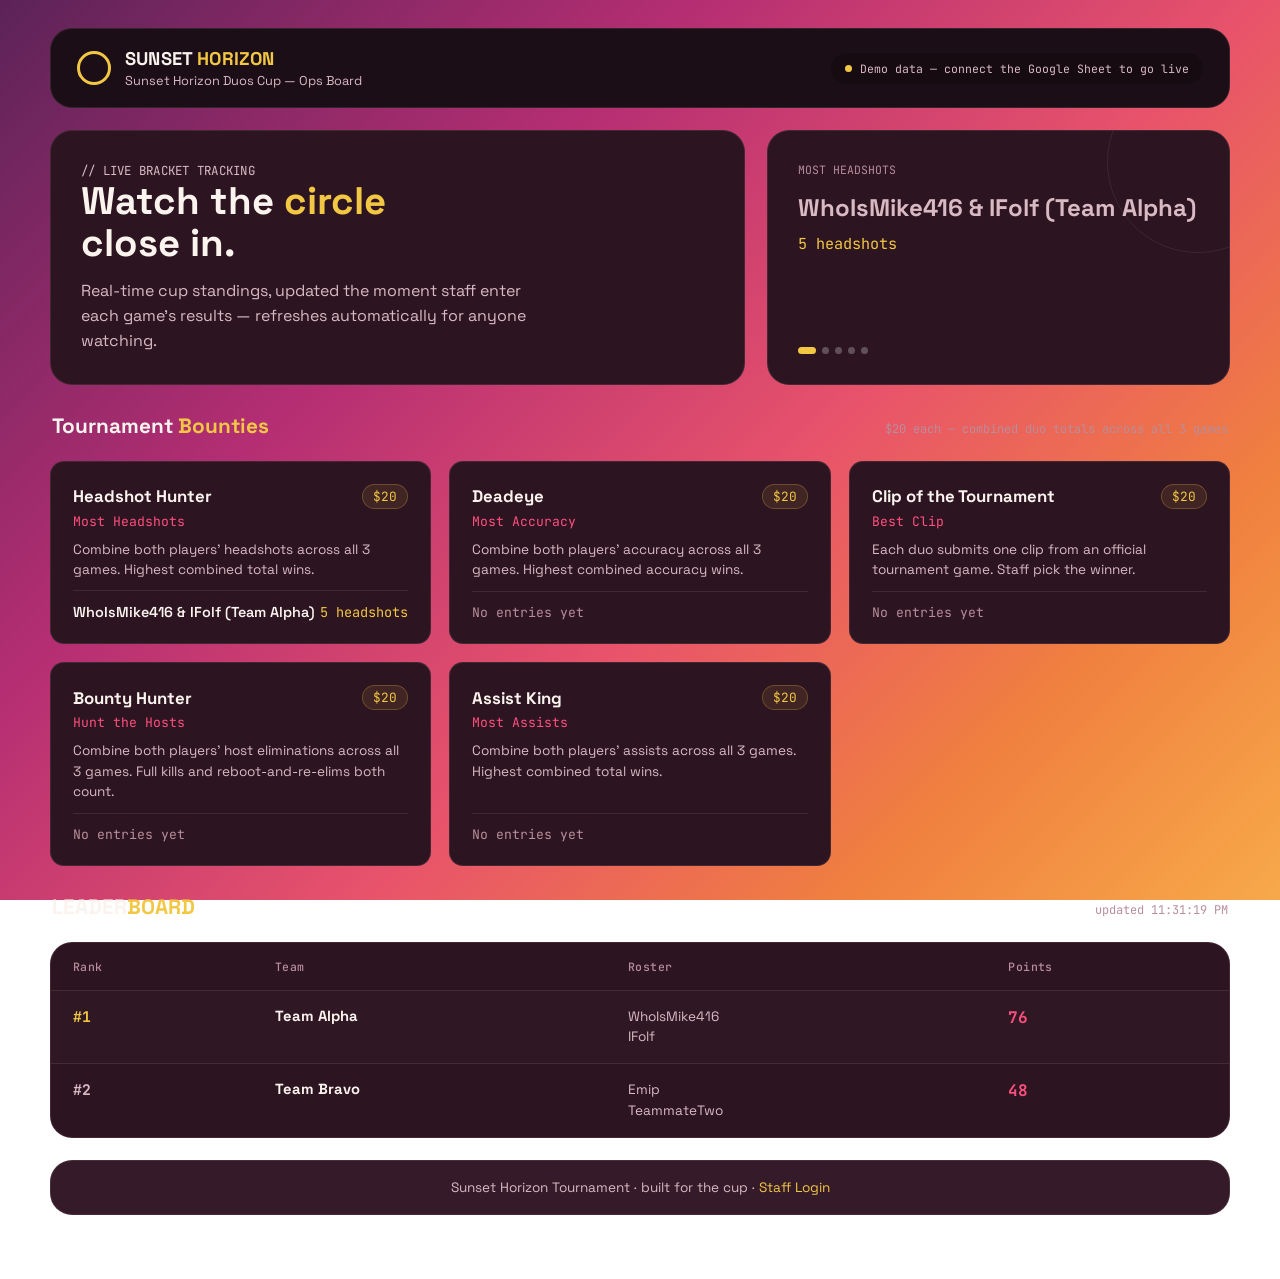
<file: index.html>
<!doctype html>
<html lang="en">
<head>
<meta charset="utf-8" />
<meta name="viewport" content="width=device-width, initial-scale=1" />
<title>Sunset Horizon — Duos Cup</title>
<link rel="preconnect" href="https://fonts.googleapis.com">
<link href="https://fonts.googleapis.com/css2?family=Space+Grotesk:wght@400;500;700&family=JetBrains+Mono:wght@400;500&display=swap" rel="stylesheet">
<link rel="stylesheet" href="css/style.css" />
</head>
<body>
<div class="wrap">

  <header class="topbar">
    <div class="brand">
      <div class="ring"></div>
      <div>
        <h1>SUNSET <span class="accent">HORIZON</span></h1>
        <p class="sub">Sunset Horizon Duos Cup — Ops Board</p>
      </div>
    </div>
    <div class="status-pill" id="statusPill"><span class="dot"></span><span id="statusText">Connecting…</span></div>
  </header>

  <section class="hero">
    <div class="panel">
      <p class="eyebrow">// LIVE BRACKET TRACKING</p>
      <h2 class="hero-title">Watch the <span class="accent">circle</span> close in.</h2>
      <p>Real-time cup standings, updated the moment staff enter each game's results — refreshes automatically for anyone watching.</p>
    </div>

    <div class="panel spotlight">
      <div>
        <p class="label" id="spotlightLabel">MOST HEADSHOTS</p>
        <p class="who" id="spotlightWho">—</p>
        <p class="metric" id="spotlightMetric">Waiting for stats…</p>
      </div>
      <div class="dots" id="spotlightDots"></div>
    </div>
  </section>

  <section>
    <div class="section-head">
      <h2>Tournament <span class="accent">Bounties</span></h2>
      <span class="meta">$20 each — combined duo totals across all 3 games</span>
    </div>
  </section>

  <section class="bounty-grid" id="bountyGrid"></section>

  <section>
    <div class="section-head">
      <h2>LEADER<span class="accent">BOARD</span></h2>
      <span class="meta" id="updatedMeta">updated —</span>
    </div>
  </section>

  <section class="board">
    <table>
      <thead>
        <tr><th>Rank</th><th>Team</th><th>Roster</th><th>Points</th></tr>
      </thead>
      <tbody id="leaderboardBody">
        <tr><td colspan="4" class="empty-state">Loading standings…</td></tr>
      </tbody>
    </table>
  </section>

  <footer class="footer">
    Sunset Horizon Tournament · built for the cup · <a href="admin.html">Staff Login</a>
  </footer>

</div>

<script src="js/sheets-config.js"></script>
<script src="js/csv.js"></script>
<script src="js/data.js"></script>
<script src="js/app.js"></script>
</body>
</html>
</file>
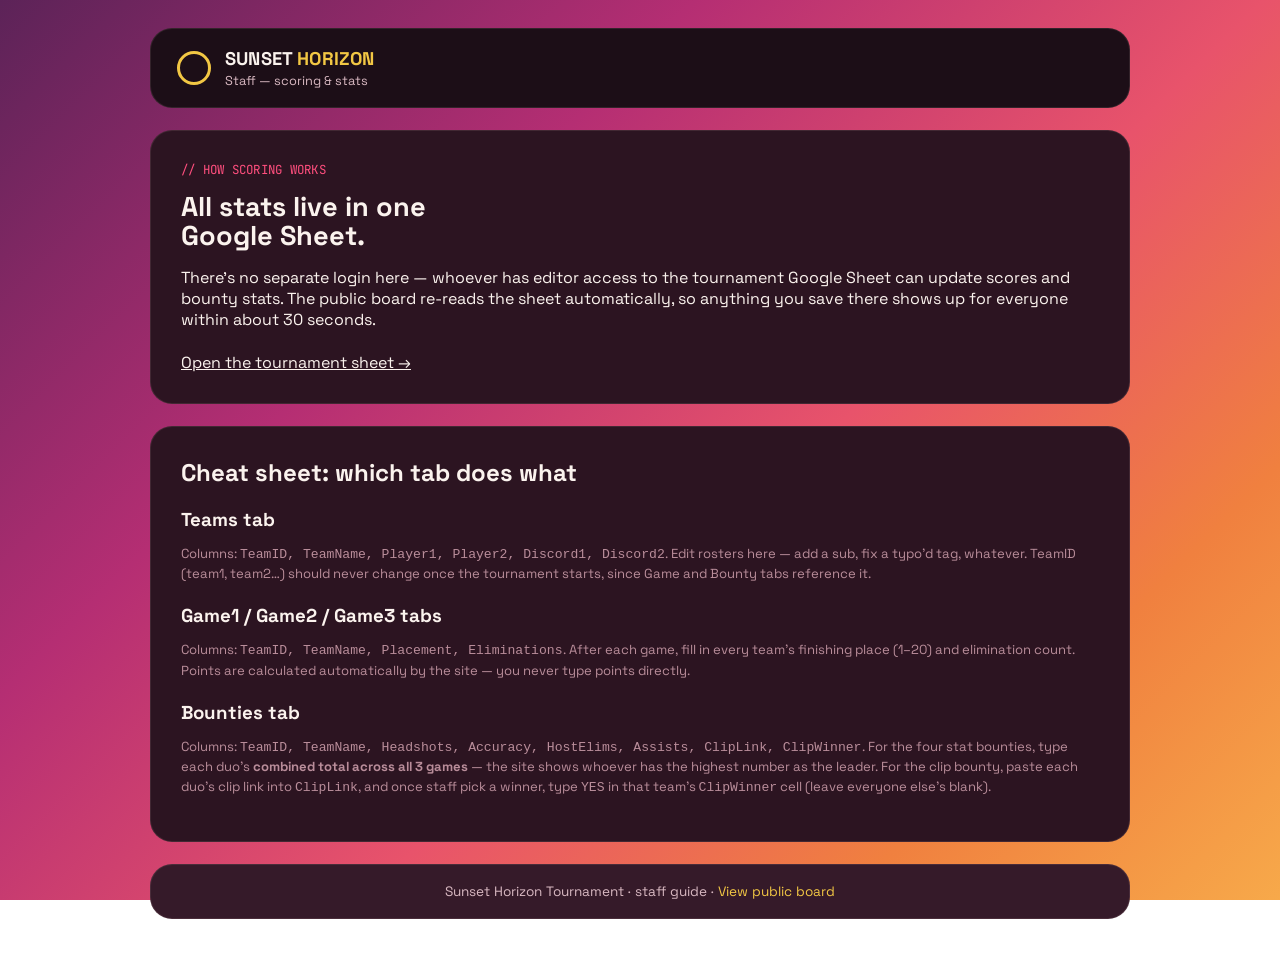
<file: admin.html>
<!doctype html>
<html lang="en">
<head>
<meta charset="utf-8" />
<meta name="viewport" content="width=device-width, initial-scale=1" />
<title>Staff — Sunset Horizon</title>
<link rel="preconnect" href="https://fonts.googleapis.com">
<link href="https://fonts.googleapis.com/css2?family=Space+Grotesk:wght@400;500;700&family=JetBrains+Mono:wght@400;500&display=swap" rel="stylesheet">
<link rel="stylesheet" href="css/style.css" />
</head>
<body>
<div class="wrap admin-shell">

  <header class="topbar">
    <div class="brand">
      <div class="ring"></div>
      <div>
        <h1>SUNSET <span class="accent">HORIZON</span></h1>
        <p class="sub">Staff — scoring &amp; stats</p>
      </div>
    </div>
  </header>

  <section class="panel">
    <p class="eyebrow">// HOW SCORING WORKS</p>
    <h2 class="hero-title" style="font-size:1.7rem;">All stats live in one Google Sheet.</h2>
    <p style="margin-bottom:22px;">
      There's no separate login here — whoever has editor access to the tournament
      Google Sheet can update scores and bounty stats. The public board re-reads
      the sheet automatically, so anything you save there shows up for everyone
      within about 30 seconds.
    </p>
    <a href="#" id="openSheetBtn" class="btn" target="_blank" rel="noopener">Open the tournament sheet →</a>
    <p class="hint" id="sheetNotConfigured" style="margin-top:14px; display:none;">
      The sheet link hasn't been set yet — add it to <code>editUrl</code> in <code>js/sheets-config.js</code>.
    </p>
  </section>

  <section class="panel">
    <h2 style="margin-top:0;">Cheat sheet: which tab does what</h2>

    <div style="margin-bottom:20px;">
      <h3 style="margin-bottom:6px;">Teams tab</h3>
      <p class="hint">Columns: <code>TeamID, TeamName, Player1, Player2, Discord1, Discord2</code>. Edit rosters here — add a sub, fix a typo'd tag, whatever. TeamID (team1, team2…) should never change once the tournament starts, since Game and Bounty tabs reference it.</p>
    </div>

    <div style="margin-bottom:20px;">
      <h3 style="margin-bottom:6px;">Game1 / Game2 / Game3 tabs</h3>
      <p class="hint">Columns: <code>TeamID, TeamName, Placement, Eliminations</code>. After each game, fill in every team's finishing place (1–20) and elimination count. Points are calculated automatically by the site — you never type points directly.</p>
    </div>

    <div>
      <h3 style="margin-bottom:6px;">Bounties tab</h3>
      <p class="hint">Columns: <code>TeamID, TeamName, Headshots, Accuracy, HostElims, Assists, ClipLink, ClipWinner</code>. For the four stat bounties, type each duo's <strong>combined total across all 3 games</strong> — the site shows whoever has the highest number as the leader. For the clip bounty, paste each duo's clip link into <code>ClipLink</code>, and once staff pick a winner, type <code>YES</code> in that team's <code>ClipWinner</code> cell (leave everyone else's blank).</p>
    </div>
  </section>

  <footer class="footer">
    Sunset Horizon Tournament · staff guide · <a href="index.html">View public board</a>
  </footer>

</div>

<script src="js/sheets-config.js"></script>
<script>
  const link = document.getElementById("openSheetBtn");
  if (SHEETS_CONFIG.editUrl && !SHEETS_CONFIG.editUrl.startsWith("PASTE_")) {
    link.href = SHEETS_CONFIG.editUrl;
  } else {
    link.style.display = "none";
    document.getElementById("sheetNotConfigured").style.display = "block";
  }
</script>
</body>
</html>
</file>
<file: css/style.css>
/* ============================================================
   Sunset Horizon — Tournament Ops Board
   Tokens
   ============================================================ */
:root {
  --gold: #f2c744;
  --gold-dim: #c9a23a;
  --pink: #ff4f7e;
  --pink-dim: #d43e69;
  --ink: #fbf3ee;
  --ink-muted: #d9b9c2;
  --ink-faint: #b98d9a;

  --card: #2c1421;
  --card-soft: #351a29;
  --card-border: rgba(255, 214, 200, 0.10);
  --header-bg: #1c0e17;

  --sunset: linear-gradient(135deg, #5c2358 0%, #b52e73 32%, #e8536b 58%, #f0803f 80%, #f7a94a 100%);

  --radius-lg: 22px;
  --radius-md: 14px;
  --radius-sm: 8px;

  --font-display: "Space Grotesk", "Segoe UI", sans-serif;
  --font-mono: "JetBrains Mono", "SFMono-Regular", Consolas, monospace;
}

* { box-sizing: border-box; }

html, body {
  margin: 0;
  padding: 0;
  min-height: 100%;
  background: var(--sunset);
  background-attachment: fixed;
  font-family: var(--font-display);
  color: var(--ink);
}

body {
  padding: 28px 24px 64px;
}

a { color: inherit; }

.wrap {
  max-width: 1180px;
  margin: 0 auto;
  display: flex;
  flex-direction: column;
  gap: 22px;
}

/* ---------- header ---------- */
.topbar {
  background: var(--header-bg);
  border-radius: var(--radius-lg);
  padding: 18px 26px;
  display: flex;
  align-items: center;
  justify-content: space-between;
  gap: 16px;
  flex-wrap: wrap;
  border: 1px solid var(--card-border);
}

.brand {
  display: flex;
  align-items: center;
  gap: 14px;
}

.brand .ring {
  width: 34px;
  height: 34px;
  border-radius: 50%;
  border: 3px solid var(--gold);
  flex-shrink: 0;
}

.brand h1 {
  font-size: 1.15rem;
  margin: 0;
  letter-spacing: 0.01em;
}

.brand h1 .accent { color: var(--gold); }

.brand .sub {
  margin: 2px 0 0;
  font-size: 0.8rem;
  color: var(--ink-muted);
}

.status-pill {
  font-family: var(--font-mono);
  font-size: 0.72rem;
  color: var(--ink-muted);
  background: rgba(0,0,0,0.25);
  padding: 8px 14px;
  border-radius: 999px;
  display: flex;
  align-items: center;
  gap: 8px;
}

.status-pill .dot {
  width: 7px;
  height: 7px;
  border-radius: 50%;
  background: var(--gold);
}

.status-pill.live .dot { background: #59e07a; }

/* ---------- hero ---------- */
.hero {
  display: grid;
  grid-template-columns: 1.5fr 1fr;
  gap: 22px;
}

@media (max-width: 820px) {
  .hero { grid-template-columns: 1fr; }
}

.panel {
  background: var(--card);
  border: 1px solid var(--card-border);
  border-radius: var(--radius-lg);
  padding: 30px;
}

.eyebrow {
  font-family: var(--font-mono);
  font-size: 0.78rem;
  color: var(--pink);
  margin: 0 0 14px;
  letter-spacing: 0.02em;
}

.hero-title {
  font-size: 2.4rem;
  line-height: 1.08;
  font-weight: 700;
  margin: 0 0 16px;
  max-width: 16ch;
}

.hero-title .accent { color: var(--gold); }

.hero p {
  color: var(--ink-muted);
  max-width: 46ch;
  line-height: 1.55;
  margin: 0;
}

/* spotlight card */
.spotlight {
  display: flex;
  flex-direction: column;
  justify-content: space-between;
  min-height: 100%;
  position: relative;
  overflow: hidden;
}

.spotlight::after {
  content: "";
  position: absolute;
  top: -60px; right: -60px;
  width: 180px; height: 180px;
  border: 1px solid rgba(255,255,255,0.08);
  border-radius: 50%;
}

.spotlight .label {
  font-family: var(--font-mono);
  font-size: 0.72rem;
  color: var(--ink-faint);
  margin-bottom: 10px;
}

.spotlight .who {
  font-size: 1.5rem;
  font-weight: 700;
  margin: 0 0 6px;
}

.spotlight .metric {
  color: var(--gold);
  font-family: var(--font-mono);
  font-size: 0.95rem;
  margin: 0;
}

.spotlight .dots {
  display: flex;
  gap: 6px;
  margin-top: 20px;
}

.spotlight .dots button {
  width: 7px;
  height: 7px;
  padding: 0;
  border-radius: 50%;
  border: none;
  background: rgba(255,255,255,0.25);
  cursor: pointer;
}

.spotlight .dots button.active { background: var(--gold); width: 18px; border-radius: 4px; }

/* ---------- section headings ---------- */
.section-head {
  display: flex;
  align-items: baseline;
  justify-content: space-between;
  flex-wrap: wrap;
  gap: 8px;
  margin: 6px 2px 0;
}

.section-head h2 {
  font-size: 1.3rem;
  margin: 0;
  font-weight: 700;
}

.section-head h2 .accent { color: var(--gold); }

.section-head .meta {
  font-family: var(--font-mono);
  font-size: 0.75rem;
  color: var(--ink-faint);
}

/* ---------- bounty cards ---------- */
.bounty-grid {
  display: grid;
  grid-template-columns: repeat(3, 1fr);
  gap: 18px;
}

@media (max-width: 900px) {
  .bounty-grid { grid-template-columns: repeat(2, 1fr); }
}
@media (max-width: 600px) {
  .bounty-grid { grid-template-columns: 1fr; }
}

.bounty-card {
  background: var(--card);
  border: 1px solid var(--card-border);
  border-radius: var(--radius-md);
  padding: 22px;
  display: flex;
  flex-direction: column;
  gap: 10px;
}

.bounty-card .top-row {
  display: flex;
  align-items: center;
  justify-content: space-between;
}

.bounty-card .prize {
  font-family: var(--font-mono);
  font-size: 0.8rem;
  color: var(--gold);
  background: rgba(242,199,68,0.10);
  border: 1px solid rgba(242,199,68,0.25);
  padding: 3px 10px;
  border-radius: 999px;
}

.bounty-card h3 {
  margin: 0;
  font-size: 1.05rem;
}

.bounty-card .tagline {
  color: var(--pink);
  font-size: 0.82rem;
  font-family: var(--font-mono);
  margin: -6px 0 0;
}

.bounty-card p.rule {
  color: var(--ink-muted);
  font-size: 0.85rem;
  line-height: 1.5;
  margin: 0;
}

.bounty-card .leader {
  margin-top: auto;
  padding-top: 12px;
  border-top: 1px solid var(--card-border);
  display: flex;
  align-items: center;
  justify-content: space-between;
}

.bounty-card .leader .name {
  font-weight: 600;
  font-size: 0.9rem;
}

.bounty-card .leader .value {
  font-family: var(--font-mono);
  color: var(--gold);
  font-size: 0.85rem;
}

.bounty-card .leader .empty {
  color: var(--ink-faint);
  font-size: 0.82rem;
  font-family: var(--font-mono);
}

/* ---------- leaderboard table ---------- */
.board {
  background: var(--card);
  border: 1px solid var(--card-border);
  border-radius: var(--radius-lg);
  overflow: hidden;
}

table {
  width: 100%;
  border-collapse: collapse;
}

thead th {
  text-align: left;
  font-family: var(--font-mono);
  font-size: 0.72rem;
  color: var(--ink-faint);
  letter-spacing: 0.04em;
  padding: 16px 22px;
  border-bottom: 1px solid var(--card-border);
  font-weight: 500;
}

tbody tr {
  border-bottom: 1px solid var(--card-border);
}
tbody tr:last-child { border-bottom: none; }
tbody tr:nth-child(odd) { background: rgba(255,255,255,0.015); }

tbody td {
  padding: 16px 22px;
  vertical-align: top;
  font-size: 0.92rem;
}

td.rank {
  font-family: var(--font-mono);
  color: var(--gold);
  font-weight: 700;
  white-space: nowrap;
}

td.team .name { font-weight: 700; }

td.roster { color: var(--ink-muted); font-size: 0.85rem; line-height: 1.5; }

td.points {
  color: var(--pink);
  font-family: var(--font-mono);
  font-weight: 700;
  font-size: 1rem;
}

.rank-1 td.rank { color: var(--gold); }
.rank-2 td.rank, .rank-3 td.rank { color: var(--ink-muted); }

/* ---------- footer ---------- */
.footer {
  background: var(--card-soft);
  border: 1px solid var(--card-border);
  border-radius: var(--radius-lg);
  padding: 18px 26px;
  text-align: center;
  color: var(--ink-muted);
  font-size: 0.85rem;
}

.footer a { color: var(--gold); text-decoration: none; }
.footer a:hover { text-decoration: underline; }

.empty-state {
  padding: 40px 22px;
  text-align: center;
  color: var(--ink-faint);
  font-family: var(--font-mono);
  font-size: 0.85rem;
}

/* ============================================================
   Admin page
   ============================================================ */
.admin-shell { max-width: 980px; }

.login-card {
  max-width: 380px;
  margin: 80px auto;
  text-align: left;
}

.login-card h2 { margin-top: 0; }

.field {
  display: flex;
  flex-direction: column;
  gap: 6px;
  margin-bottom: 16px;
}

.field label {
  font-family: var(--font-mono);
  font-size: 0.72rem;
  color: var(--ink-faint);
}

input, select, textarea {
  background: rgba(0,0,0,0.25);
  border: 1px solid var(--card-border);
  border-radius: var(--radius-sm);
  padding: 10px 12px;
  color: var(--ink);
  font-family: var(--font-display);
  font-size: 0.92rem;
}

input:focus, select:focus, textarea:focus {
  outline: 2px solid var(--gold);
  outline-offset: 1px;
}

button.btn {
  font-family: var(--font-display);
  font-weight: 700;
  font-size: 0.88rem;
  background: var(--gold);
  color: #241019;
  border: none;
  border-radius: var(--radius-sm);
  padding: 11px 20px;
  cursor: pointer;
}

button.btn:hover { background: var(--gold-dim); }

button.btn.secondary {
  background: transparent;
  color: var(--ink);
  border: 1px solid var(--card-border);
}
button.btn.secondary:hover { border-color: var(--gold); color: var(--gold); }

button.btn.small {
  padding: 6px 12px;
  font-size: 0.78rem;
}

.error-msg {
  color: var(--pink);
  font-size: 0.82rem;
  font-family: var(--font-mono);
  min-height: 1em;
}

.save-msg {
  color: #59e07a;
  font-size: 0.82rem;
  font-family: var(--font-mono);
  min-height: 1em;
}

.tabs {
  display: flex;
  gap: 8px;
  flex-wrap: wrap;
}

.tabs button {
  font-family: var(--font-mono);
  font-size: 0.78rem;
  background: var(--card);
  color: var(--ink-muted);
  border: 1px solid var(--card-border);
  padding: 9px 16px;
  border-radius: 999px;
  cursor: pointer;
}

.tabs button.active {
  background: var(--gold);
  color: #241019;
  border-color: var(--gold);
  font-weight: 700;
}

.admin-panel { display: none; }
.admin-panel.active { display: block; }

.stat-grid-row {
  display: grid;
  grid-template-columns: 1.6fr repeat(var(--cols, 3), 0.8fr);
  gap: 10px;
  align-items: center;
  padding: 10px 0;
  border-bottom: 1px solid var(--card-border);
}

.stat-grid-row.head {
  font-family: var(--font-mono);
  font-size: 0.7rem;
  color: var(--ink-faint);
}

.stat-grid-row .team-label { font-weight: 600; font-size: 0.88rem; }
.stat-grid-row .team-label .players { display: block; font-weight: 400; color: var(--ink-faint); font-size: 0.75rem; }

.toolbar {
  display: flex;
  justify-content: space-between;
  align-items: center;
  flex-wrap: wrap;
  gap: 12px;
  margin-bottom: 16px;
}

.hint {
  color: var(--ink-faint);
  font-size: 0.82rem;
  line-height: 1.5;
}

.team-row-card {
  display: grid;
  grid-template-columns: 1.3fr 1fr 1fr 0.9fr 0.9fr;
  gap: 10px;
  align-items: end;
  padding: 12px 0;
  border-bottom: 1px solid var(--card-border);
}

.team-row-card .field.muted label { color: var(--ink-faint); }
.team-row-card .field.muted input { opacity: 0.8; }

textarea {
  font-family: var(--font-mono);
  font-size: 0.82rem;
  resize: vertical;
  width: 100%;
}

@media (max-width: 700px) {
  .team-row-card { grid-template-columns: 1fr; }
  .stat-grid-row { grid-template-columns: 1fr; }
}

.winner-badge {
  font-family: var(--font-mono);
  font-size: 0.7rem;
  color: #241019;
  background: var(--gold);
  padding: 2px 8px;
  border-radius: 999px;
}

.clip-list { display: flex; flex-direction: column; gap: 12px; }
.clip-row {
  display: flex;
  justify-content: space-between;
  align-items: center;
  gap: 12px;
  padding: 12px 0;
  border-bottom: 1px solid var(--card-border);
  flex-wrap: wrap;
}
.clip-row a { color: var(--gold); }
</file>
